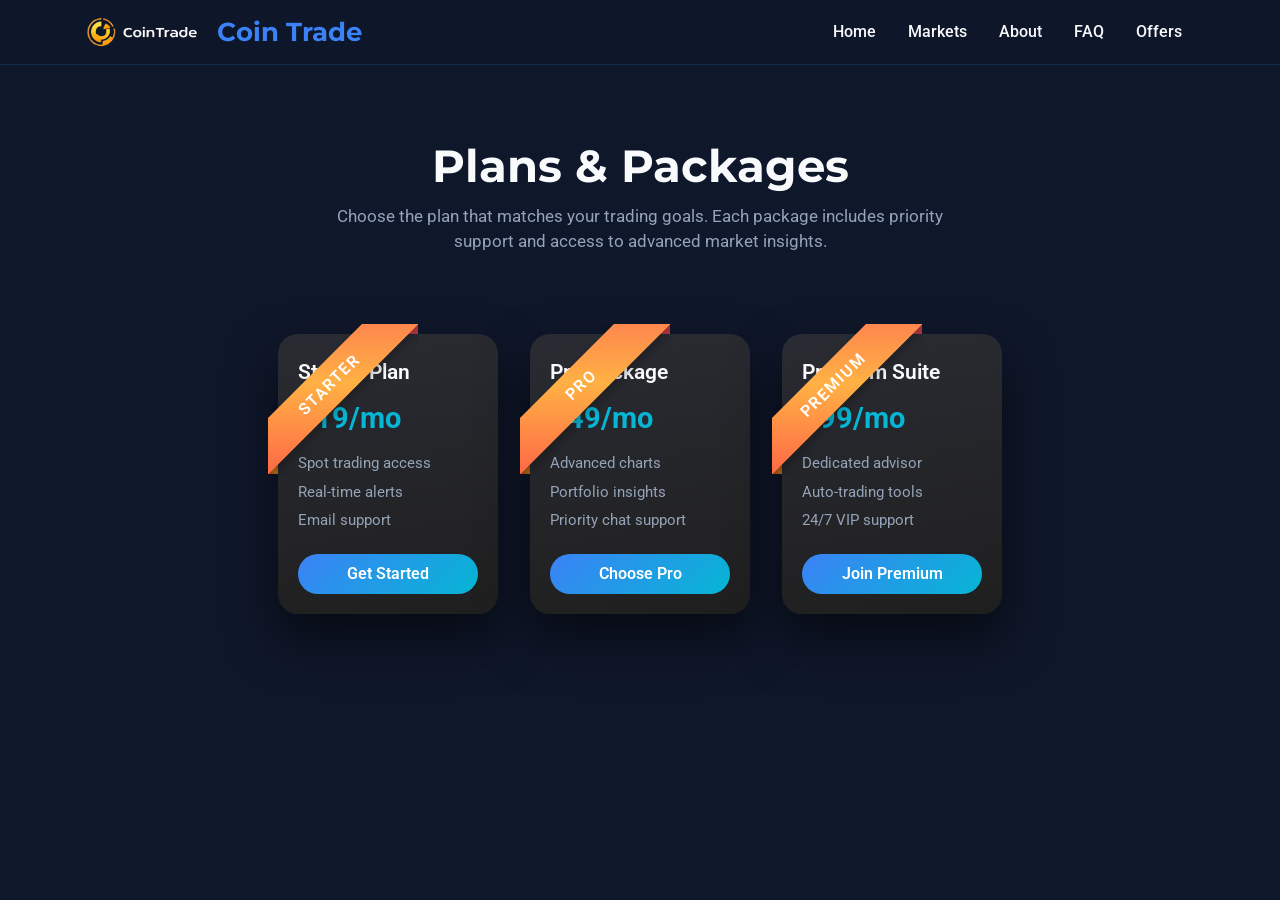
<file: offers.html>
<!DOCTYPE html>
<html lang="en">
<head>
  <meta charset="UTF-8">
  <meta name="viewport" content="width=device-width, initial-scale=1.0">
  <title>Offers - Coin Trade</title>
  <link href="https://cdn.jsdelivr.net/npm/bootstrap@5.3.3/dist/css/bootstrap.min.css" rel="stylesheet">
  <link href="https://fonts.googleapis.com/css2?family=Montserrat:wght@400;600;700&family=Roboto:wght@300;400;500&display=swap" rel="stylesheet">
  <link href="https://cdnjs.cloudflare.com/ajax/libs/font-awesome/6.4.0/css/all.min.css" rel="stylesheet">
  <style>
    :root {
      --primary-blue: #1e3a8a;
      --neon-blue: #3b82f6;
      --neon-cyan: #06b6d4;
      --dark-bg: #0f172a;
      --dark-card: #1e293b;
      --text-light: #f8fafc;
      --text-gray: #94a3b8;
    }

    * {
      margin: 0;
      padding: 0;
      box-sizing: border-box;
    }

    body {
      font-family: 'Roboto', sans-serif;
      background: var(--dark-bg);
      color: var(--text-light);
      min-height: 100vh;
    }

    .navbar {
      background: rgba(15, 23, 42, 0.95);
      backdrop-filter: blur(10px);
      border-bottom: 1px solid rgba(59, 130, 246, 0.2);
    }

    .navbar-brand {
      font-family: 'Montserrat', sans-serif;
      font-weight: 700;
      font-size: 1.6rem;
      color: var(--neon-blue) !important;
      text-decoration: none;
      display: flex;
      align-items: center;
      gap: 0.5rem;
    }

    .nav-link {
      color: var(--text-light) !important;
      font-weight: 500;
      margin: 0 0.5rem;
      transition: all 0.3s ease;
    }

    .nav-link:hover {
      color: var(--neon-cyan) !important;
    }

    .offers-hero {
      padding: 140px 0 40px;
      text-align: center;
    }

    .offers-hero h1 {
      font-family: 'Montserrat', sans-serif;
      font-weight: 700;
      font-size: 2.8rem;
      margin-bottom: 10px;
    }

    .offers-hero p {
      color: var(--text-gray);
      max-width: 640px;
      margin: 0 auto;
      font-size: 1.05rem;
    }

    .offers-grid {
      display: flex;
      flex-wrap: wrap;
      gap: 32px;
      justify-content: center;
      padding: 40px 16px 80px;
    }

    .card_box {
      width: 220px;
      height: 280px;
      border-radius: 20px;
      background: linear-gradient(170deg, rgba(58, 56, 56, 0.623) 0%, rgb(31, 31, 31) 100%);
      position: relative;
      box-shadow: 0 25px 50px rgba(0,0,0,0.55);
      cursor: pointer;
      transition: all .3s;
      padding: 20px;
      display: flex;
      flex-direction: column;
      justify-content: flex-end;
    }

    .card_box:hover {
      transform: scale(0.95);
    }

    .card_box span {
      position: absolute;
      overflow: hidden;
      width: 150px;
      height: 150px;
      top: -10px;
      left: -10px;
      display: flex;
      align-items: center;
      justify-content: center;
    }

    .card_box span::before {
      content: attr(data-label);
      position: absolute;
      width: 150%;
      height: 40px;
      background-image: linear-gradient(45deg, #ff6547 0%, #ffb144 51%, #ff7053 100%);
      transform: rotate(-45deg) translateY(-20px);
      display: flex;
      align-items: center;
      justify-content: center;
      color: #fff;
      font-weight: 600;
      letter-spacing: 0.1em;
      text-transform: uppercase;
      box-shadow: 0 5px 10px rgba(0,0,0,0.23);
    }

    .card_box span::after {
      content: '';
      position: absolute;
      width: 10px;
      bottom: 0;
      left: 0;
      height: 10px;
      z-index: -1;
      box-shadow: 140px -140px #cc3f47;
      background-image: linear-gradient(45deg, #FF512F 0%, #F09819 51%, #FF512F 100%);
    }

    .offer-title {
      font-size: 1.3rem;
      font-weight: 600;
      margin-bottom: 8px;
    }

    .offer-price {
      font-size: 1.8rem;
      font-weight: 700;
      margin-bottom: 12px;
      color: var(--neon-cyan);
    }

    .offer-list {
      list-style: none;
      padding: 0;
      margin: 0 0 16px;
      color: var(--text-gray);
      font-size: 0.95rem;
    }

    .offer-list li {
      margin-bottom: 6px;
    }

    .offer-btn {
      background: linear-gradient(135deg, var(--neon-blue), var(--neon-cyan));
      border: none;
      color: white;
      padding: 8px 16px;
      border-radius: 20px;
      font-weight: 600;
      text-decoration: none;
      text-align: center;
    }

    .offer-btn:hover {
      color: white;
      opacity: 0.9;
    }
  </style>
</head>
<body>
  <nav class="navbar navbar-expand-lg fixed-top">
    <div class="container">
      <a class="navbar-brand" href="index.html">
        <img src="img/logo4x2.png" alt="Coin Trade" style="height: 36px;">
        Coin Trade
      </a>
      <button class="navbar-toggler" type="button" data-bs-toggle="collapse" data-bs-target="#offersNav" aria-controls="offersNav" aria-expanded="false" aria-label="Toggle navigation">
        <span class="navbar-toggler-icon"></span>
      </button>
      <div class="collapse navbar-collapse" id="offersNav">
        <ul class="navbar-nav ms-auto">
          <li class="nav-item"><a class="nav-link" href="index.html">Home</a></li>
          <li class="nav-item"><a class="nav-link" href="index.html#markets">Markets</a></li>
          <li class="nav-item"><a class="nav-link" href="index.html#about">About</a></li>
          <li class="nav-item"><a class="nav-link" href="index.html#faq">FAQ</a></li>
          <li class="nav-item"><a class="nav-link" href="offers.html">Offers</a></li>
        </ul>
      </div>
    </div>
  </nav>

  <section class="offers-hero">
    <div class="container">
      <h1>Plans & Packages</h1>
      <p>Choose the plan that matches your trading goals. Each package includes priority support and access to advanced market insights.</p>
    </div>
  </section>

  <section class="offers-grid">
    <div class="card_box">
      <span data-label="Starter"></span>
      <div class="offer-title">Starter Plan</div>
      <div class="offer-price">$19/mo</div>
      <ul class="offer-list">
        <li>Spot trading access</li>
        <li>Real-time alerts</li>
        <li>Email support</li>
      </ul>
      <a class="offer-btn" href="contact.html">Get Started</a>
    </div>

    <div class="card_box">
      <span data-label="Pro"></span>
      <div class="offer-title">Pro Package</div>
      <div class="offer-price">$49/mo</div>
      <ul class="offer-list">
        <li>Advanced charts</li>
        <li>Portfolio insights</li>
        <li>Priority chat support</li>
      </ul>
      <a class="offer-btn" href="contact.html">Choose Pro</a>
    </div>

    <div class="card_box">
      <span data-label="Premium"></span>
      <div class="offer-title">Premium Suite</div>
      <div class="offer-price">$99/mo</div>
      <ul class="offer-list">
        <li>Dedicated advisor</li>
        <li>Auto-trading tools</li>
        <li>24/7 VIP support</li>
      </ul>
      <a class="offer-btn" href="contact.html">Join Premium</a>
    </div>
  </section>

  <script src="https://cdn.jsdelivr.net/npm/bootstrap@5.3.3/dist/js/bootstrap.bundle.min.js"></script>
</body>
</html>
</file>
